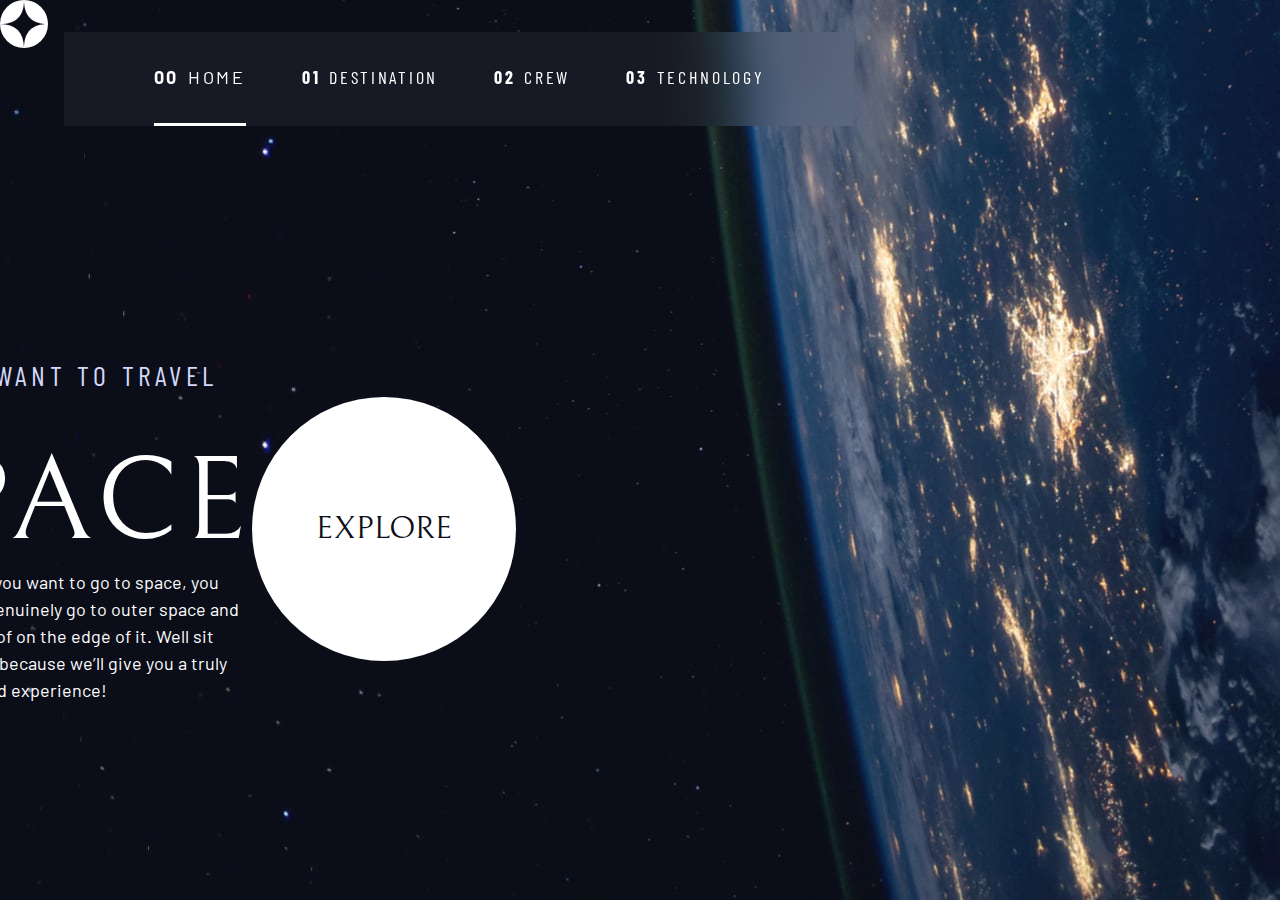
<file: index.html>
<!DOCTYPE html>
<html lang="en">
<head>
  <meta charset="UTF-8">
  <meta name="viewport" content="width=device-width, initial-scale=1.0">

  <link rel="icon" type="image/png" sizes="32x32" href="./assets/favicon-32x32.png">
  <!-- Google Fonts -->
  <link rel="preconnect" href="https://fonts.googleapis.com">
  <link rel="preconnect" href="https://fonts.gstatic.com" crossorigin>
  <link href="https://fonts.googleapis.com/css2?family=Barlow+Condensed:wght@400;700&family=Bellefair&family=Barlow:wght@400;700&display=swap"
            rel="stylesheet">
  <link rel="stylesheet" href="index.css">
  <title>Space tourism website</title>
  <!-- <script src="index.js" defer></script> -->
</head>
<body class="home">
    <a class="skip-to-content sr-only " href="#main">Skip to main content</a>
    <header class="primary-head flex">
          <div class="logo">
              <img src="./assets/shared/logo.svg" alt="Space tourism logo">
          </div>
          <div>
            <button class="mobile-nav-toggle" aria-controls="primary-navigation"><span class="sr-only" aria-expanded="false">Menu</span></button>
            <nav>
                <ul id="primary-navigation" data-visible="false" class="primary-navigation underline-indicators flex">
                  <li class="active"><a class="uppercase text-white letter-spacing-2" 
                    href="index.html"><span aria-hidden="true">00</span>Home</a>
                    <li><a class="ff-sans-cond uppercase text-white letter-spacing-2" 
                      href="destination.html"><span aria-hidden="true">01</span>Destination</a>
                    <li><a class="ff-sans-cond uppercase text-white letter-spacing-2" 
                      href="crew.html"><span aria-hidden="true"> 02</span>Crew</a>
                    <li><a class="ff-sans-cond uppercase text-white letter-spacing-2" 6
                      href="technology.html"><span aria-hidden="true"> 03</span>Technology</a>
                </ul>
            </nav>
        </div>
    </header>
    <main id="main" class="grid-container grid-contain--home">
      <div>
        <h1 class="text-accent fs-500 ff-sans-cond uppercase letter-spacing-1">So, you want to travel to
        <span class="d-block fs-900 ff-serif text-white">Space</span></h1>
        
        <p>Let’s face it; if you want to go to space, you might as well genuinely go to 
        outer space and not hover kind of on the edge of it. Well sit back, and relax 
        because we’ll give you a truly out of this world experience! </p>
      </div>
      <div>
        <a href="destination.html" class="large-button uppercase ff-serif text-dark bg-white">Explore</a>
      </div>
    </main>
</div>
  
  <script src="index.js"></script>
    </body>
</html>
</file>
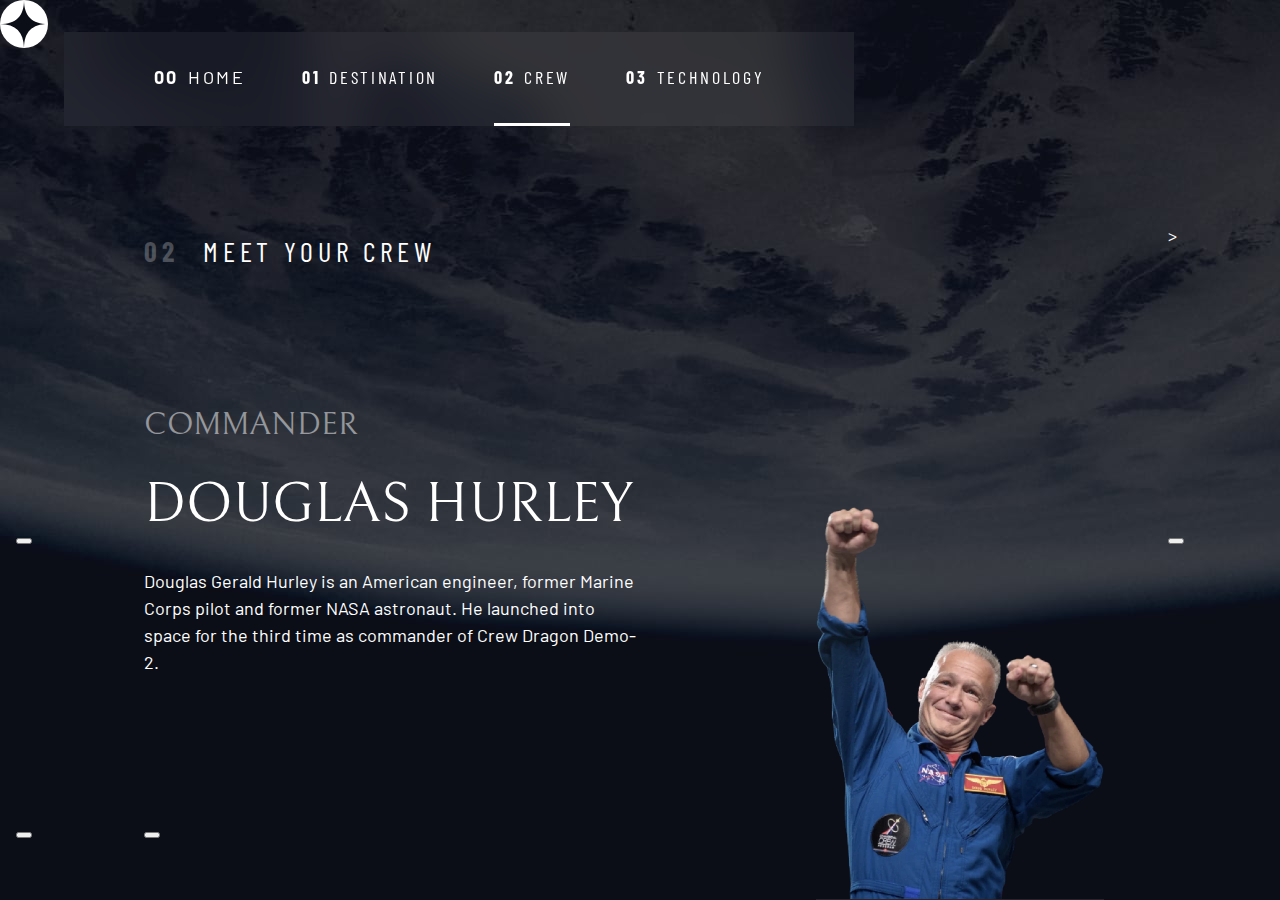
<file: crew-commander.html>
<!DOCTYPE html>
<html lang="en">
<head>
  <meta charset="UTF-8">
  <meta name="viewport" content="width=device-width, initial-scale=1.0">

  <link rel="icon" type="image/png" sizes="32x32" href="./assets/favicon-32x32.png">
  <!-- Google Fonts -->
  <link rel="preconnect" href="https://fonts.googleapis.com">
  <link rel="preconnect" href="https://fonts.gstatic.com" crossorigin>
  <link href="https://fonts.googleapis.com/css2?family=Barlow+Condensed:wght@400;700&family=Bellefair&family=Barlow:wght@400;700&display=swap"
            rel="stylesheet">
  <link rel="stylesheet" href="index.css">
  <title>Space tourism website</title>
  <script src="index.js" defer></script> 
  <script src="tabs.js" defer></script> 
</head>
<body class="crew">
    <a class="skip-to-content sr-only " href="#main">Skip to main content</a>
    <header class="primary-head flex">
          <div class="logo">
              <img src="./assets/shared/logo.svg" alt="Space tourism logo">
          </div>
          <div>
            <button class="mobile-nav-toggle" aria-controls="primary-navigation"><span class="sr-only" aria-expanded="false">Menu</span></button>
            <nav>
                <ul id="primary-navigation" data-visible="false" class="primary-navigation underline-indicators flex">
                  <li ><a class="uppercase text-white letter-spacing-2" 
                    href="index.html"><span aria-hidden="true">00</span>Home</a>
                    <li><a class="ff-sans-cond uppercase text-white letter-spacing-2" 
                      href="destination.html"><span aria-hidden="true">01</span>Destination</a>
                    <li class="active"><a class="ff-sans-cond uppercase text-white letter-spacing-2" 
                      href="crew.html"><span aria-hidden="true"> 02</span>Crew</a>
                    <li><a class="ff-sans-cond uppercase text-white letter-spacing-2" 6
                      href="technology.html"><span aria-hidden="true"> 03</span>Technology</a>
                </ul>
            </nav>
        </div>
    </header>

    <main id="main" class="grid-container grid-container--crew flow">
      <h1 class="numbered-title"><span aria-hidden="true">02</span> Meet your crew</h1>

      <div class="dot-indicators flex" role="tablist" aria-label="crew member list"></div>>
      <button aria-selected="true" aria-controls="commander-tab" role="tab" data-image="commander-image" tabindex="0"><span class="sr-only">The commander</span></button>
      <button aria-selected="false" aria-controls="mission-tab" role="tab" data-image="mission-image" tabindex="-1"><span class="sr-only">The mission specialist</span></button>
      <button aria-selected="false" aria-controls="pilot-tab" role="tab" data-image="pilot-image" tabindex="-1"><span class="sr-only">The pilot</span></button>
      <button aria-selected="false" aria-controls="crew-tab" role="tab" data-image="crew-image" tabindex="-1"><span class="sr-only">The crew engineer</span></button>
    </div>

    <!-- commander -->
    <article class="crew-details flow" id="commander-tab" role="tabpanel" tabindex="0">
      <header class="flow flow--space-small">
        <h2 class="fs-600 ff-serif uppercase">Commander</h2>
        <p class="fs-700 uppercase ff-serif">Douglas Hurley</p>
      </header>
      <p>Douglas Gerald Hurley is an American engineer, former Marine Corps pilot 
      and former NASA astronaut. He launched into space for the third time as 
      commander of Crew Dragon Demo-2.</p>
    </article> 
    
    <!-- mission specialist -->
    <article hidden class="crew-details flow" id="mission-tab" role="tabpanel" tabindex="0">
      <header class="flow flow--space-small">
        <h2 class="fs-600 ff-serif uppercase">Mission Specialist</h2>
        <p class="fs-700 uppercase ff-serif">Mark SHuttleworth</p>
      </header>
      <p>Mark Richard Shuttleworth is the founder and CEO of Canonical, the company behind
        the Linux-based Ubuntu operating system. Shuttleworth became the first South
        African to travel to space as a space tourist.</p>
    </article> 
    
    <!-- pilot -->
    <article hidden class="crew-details flow" id="pilot-tab" role="tabpanel" tabindex="0">
      <header class="flow flow--space-small">
        <h2 class="fs-600 ff-serif uppercase">Pilot</h2>
        <p class="fs-700 uppercase ff-serif">Victor Glover</p>
      </header>
      <p>Pilot on the first operational flight of the SpaceX Crew Dragon to the
        International Space Station. Glover is a commander in the U.S. Navy where
        he pilots an F/A-18.He was a crew member of Expedition 64, and served as a
        station systems flight engineer.</p>
    </article> 
    
    <!-- engineer -->
    <article hidden class="crew-details flow" id="crew-tab" role="tabpanel" tabindex="0">
      <header class="flow flow--space-small">
        <h2 class="fs-600 ff-serif uppercase">Flight Engineer</h2>
        <p class="fs-700 uppercase ff-serif">Anousheh Ansari</p>
      </header>
      <p>Anousheh Ansari is an Iranian American engineer and co-founder of Prodea Systems.
        Ansari was the fourth self-funded space tourist, the first self-funded woman to
        fly to the ISS, and the first Iranian in space.</p>
    </article> 
    
    
    <picture id="commander-image">
      <source srcset="assets/crew/image-douglas-hurley.webp" type="image/webp">
      <img src="assets/crew/image-douglas-hurley.png" alt="Douglas Hurley">
    </picture>
    <picture hidden id="mission-image">
      <source srcset="assets/crew/image-mark-shuttleworth.webp" type="image/webp">
      <img src="assets/crew/image-mark-shuttleworth.png" alt="Douglas Hurley">
    </picture>
    <picture hidden id="pilot-image">
      <source srcset="assets/crew/image-victor-glover.webp" type="image/webp">
      <img src="assets/crew/image-victor-glover.png" alt="Douglas Hurley">
    </picture>
    <picture hidden id="crew-image">
      <source srcset="assets/crew/image-anousheh-ansari.webp" type="image/webp">
      <img src="assets/crew/image-anousheh-ansari.png" alt="Douglas Hurley">
    </picture>
</body>
</html>
</file>
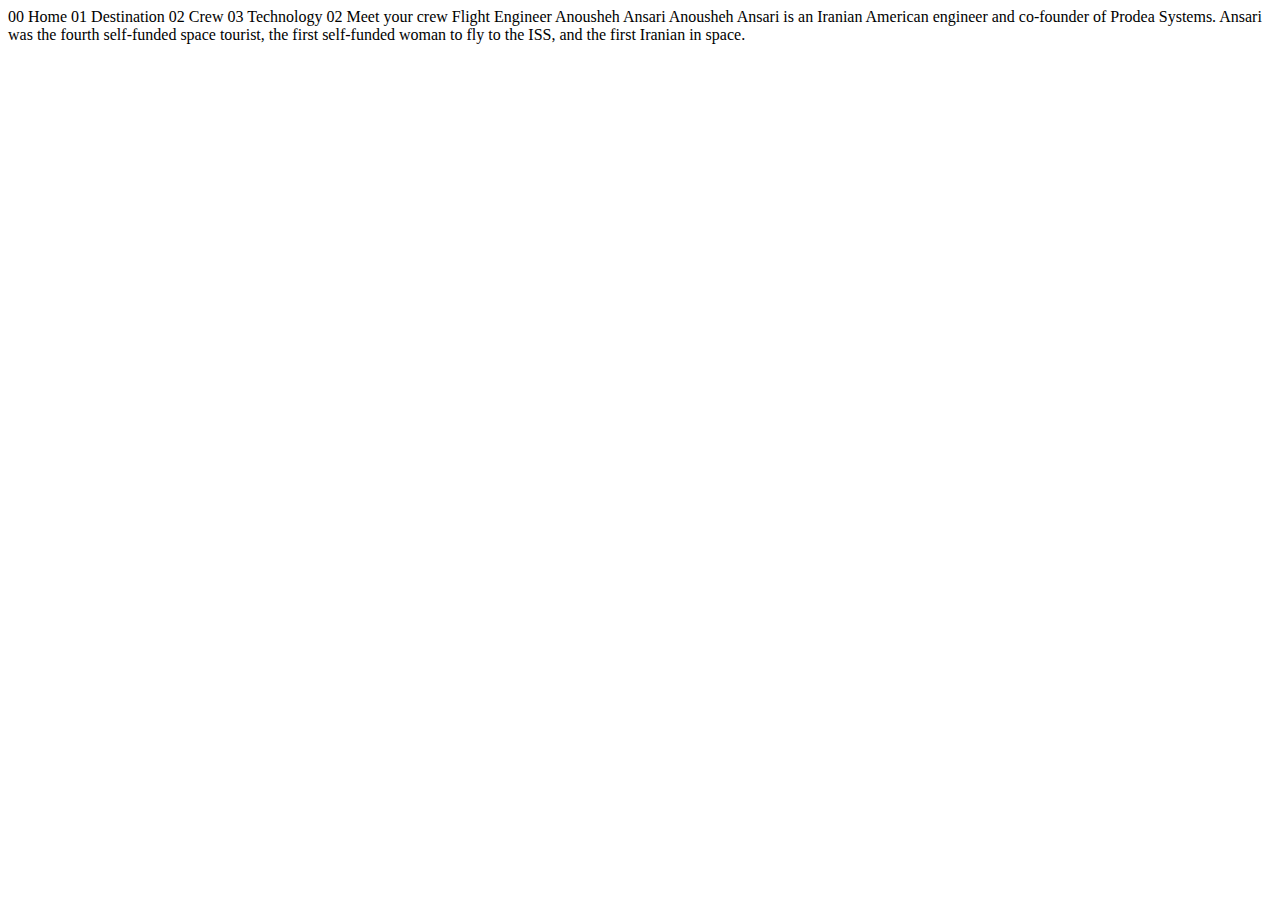
<file: crew-engineer.html>
<!DOCTYPE html>
<html lang="en">
<head>
  <meta charset="UTF-8">
  <meta name="viewport" content="width=device-width, initial-scale=1.0">

  <link rel="icon" type="image/png" sizes="32x32" href="./assets/favicon-32x32.png">
  
  <title>Frontend Mentor | Space tourism website</title>
</head>
<body>

  00 Home
  01 Destination
  02 Crew
  03 Technology

  02 Meet your crew

  Flight Engineer
  Anousheh Ansari

  Anousheh Ansari is an Iranian American engineer and co-founder of Prodea Systems. 
  Ansari was the fourth self-funded space tourist, the first self-funded woman to 
  fly to the ISS, and the first Iranian in space. 
</body>
</html>
</file>
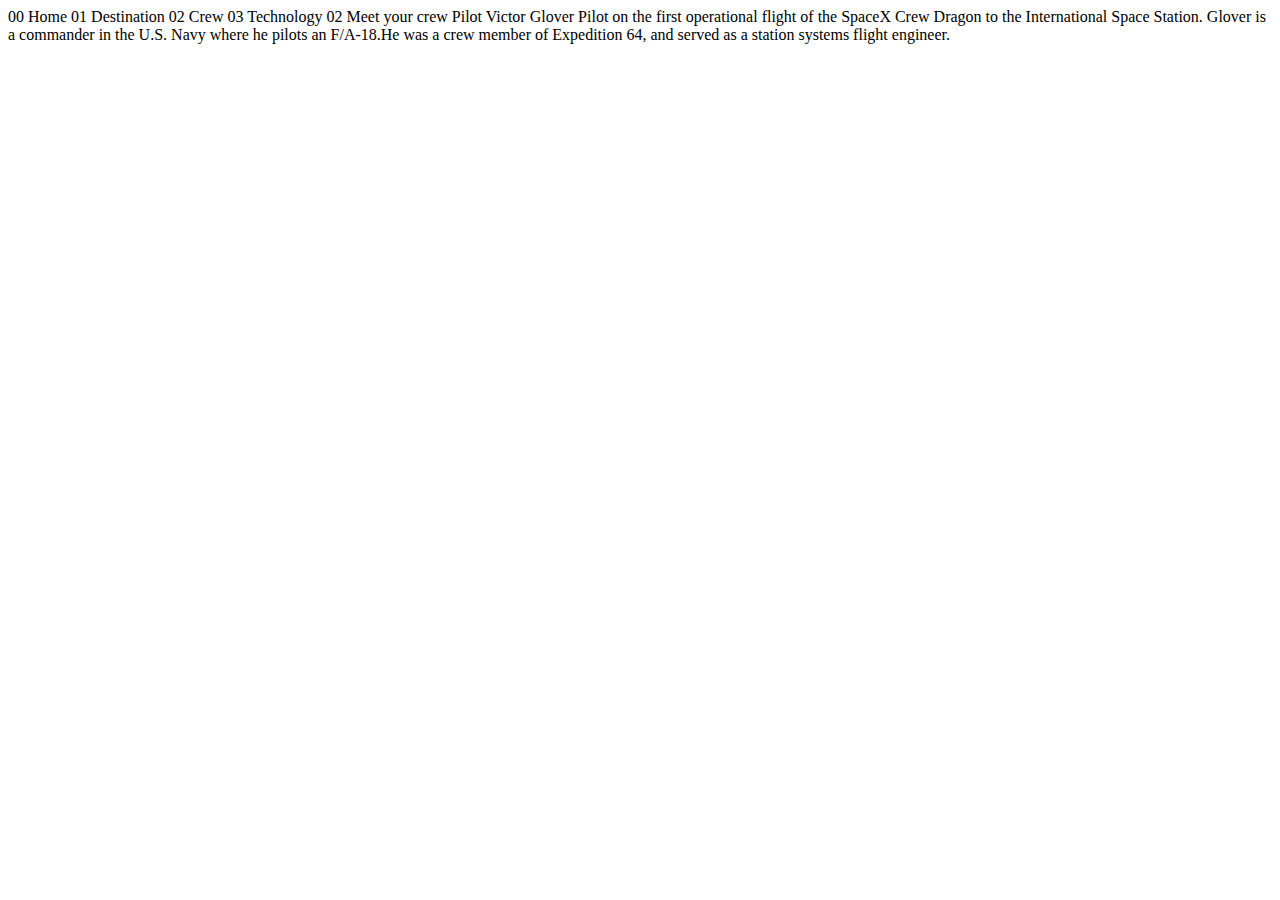
<file: crew-pilot.html>
<!DOCTYPE html>
<html lang="en">
<head>
  <meta charset="UTF-8">
  <meta name="viewport" content="width=device-width, initial-scale=1.0">

  <link rel="icon" type="image/png" sizes="32x32" href="./assets/favicon-32x32.png">
  
  <title>Frontend Mentor | Space tourism website</title>
</head>
<body>

  00 Home
  01 Destination
  02 Crew
  03 Technology

  02 Meet your crew

  Pilot
  Victor Glover

  Pilot on the first operational flight of the SpaceX Crew Dragon to the 
  International Space Station. Glover is a commander in the U.S. Navy where 
  he pilots an F/A-18.He was a crew member of Expedition 64, and served as a 
  station systems flight engineer. 
</body>
</html>
</file>
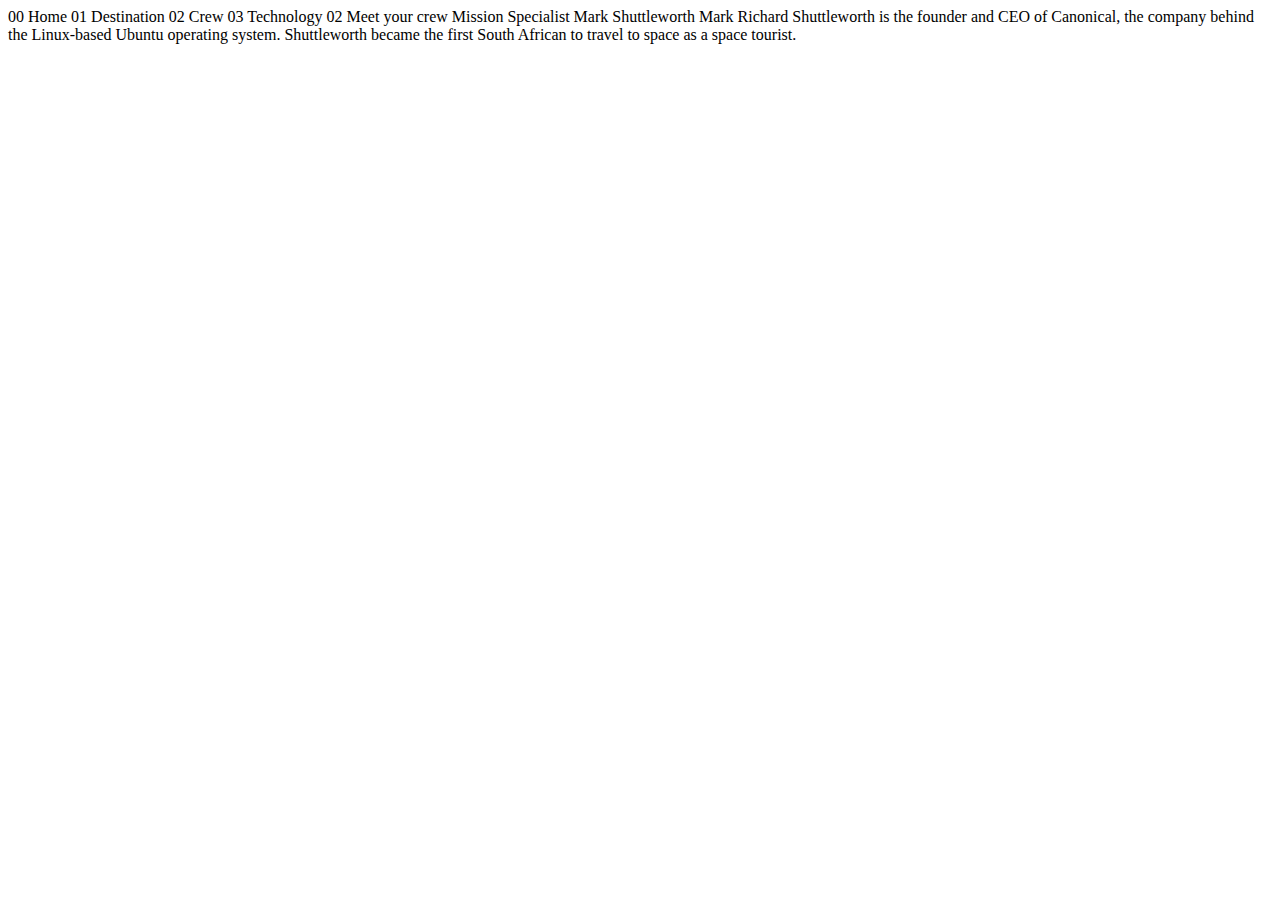
<file: crew-specialist.html>
<!DOCTYPE html>
<html lang="en">
<head>
  <meta charset="UTF-8">
  <meta name="viewport" content="width=device-width, initial-scale=1.0">

  <link rel="icon" type="image/png" sizes="32x32" href="./assets/favicon-32x32.png">
  
  <title>Frontend Mentor | Space tourism website</title>
</head>
<body>

  00 Home
  01 Destination
  02 Crew
  03 Technology

  02 Meet your crew

  Mission Specialist
  Mark Shuttleworth

  Mark Richard Shuttleworth is the founder and CEO of Canonical, the company behind 
  the Linux-based Ubuntu operating system. Shuttleworth became the first South 
  African to travel to space as a space tourist.
</body>
</html>
</file>
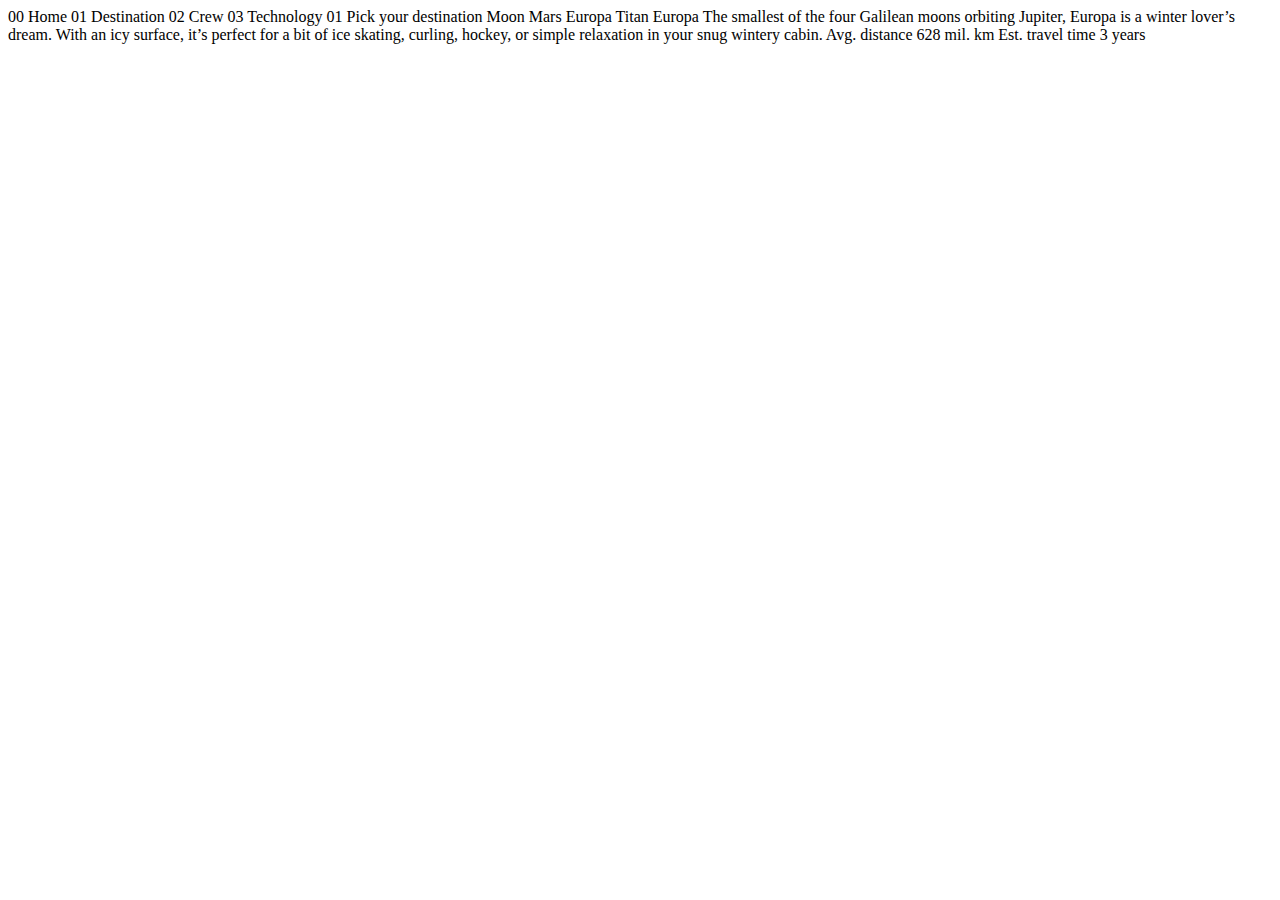
<file: destination-europa.html>
<!DOCTYPE html>
<html lang="en">
<head>
  <meta charset="UTF-8">
  <meta name="viewport" content="width=device-width, initial-scale=1.0">

  <link rel="icon" type="image/png" sizes="32x32" href="./assets/favicon-32x32.png">
  
  <title>Frontend Mentor | Space tourism website</title>
</head>
<body>

  00 Home
  01 Destination
  02 Crew
  03 Technology

  01 Pick your destination

  Moon
  Mars
  Europa
  Titan

  Europa

  The smallest of the four Galilean moons orbiting Jupiter, Europa is a 
  winter lover’s dream. With an icy surface, it’s perfect for a bit of 
  ice skating, curling, hockey, or simple relaxation in your snug 
  wintery cabin.

  Avg. distance
  628 mil. km

  Est. travel time
  3 years
</body>
</html>
</file>
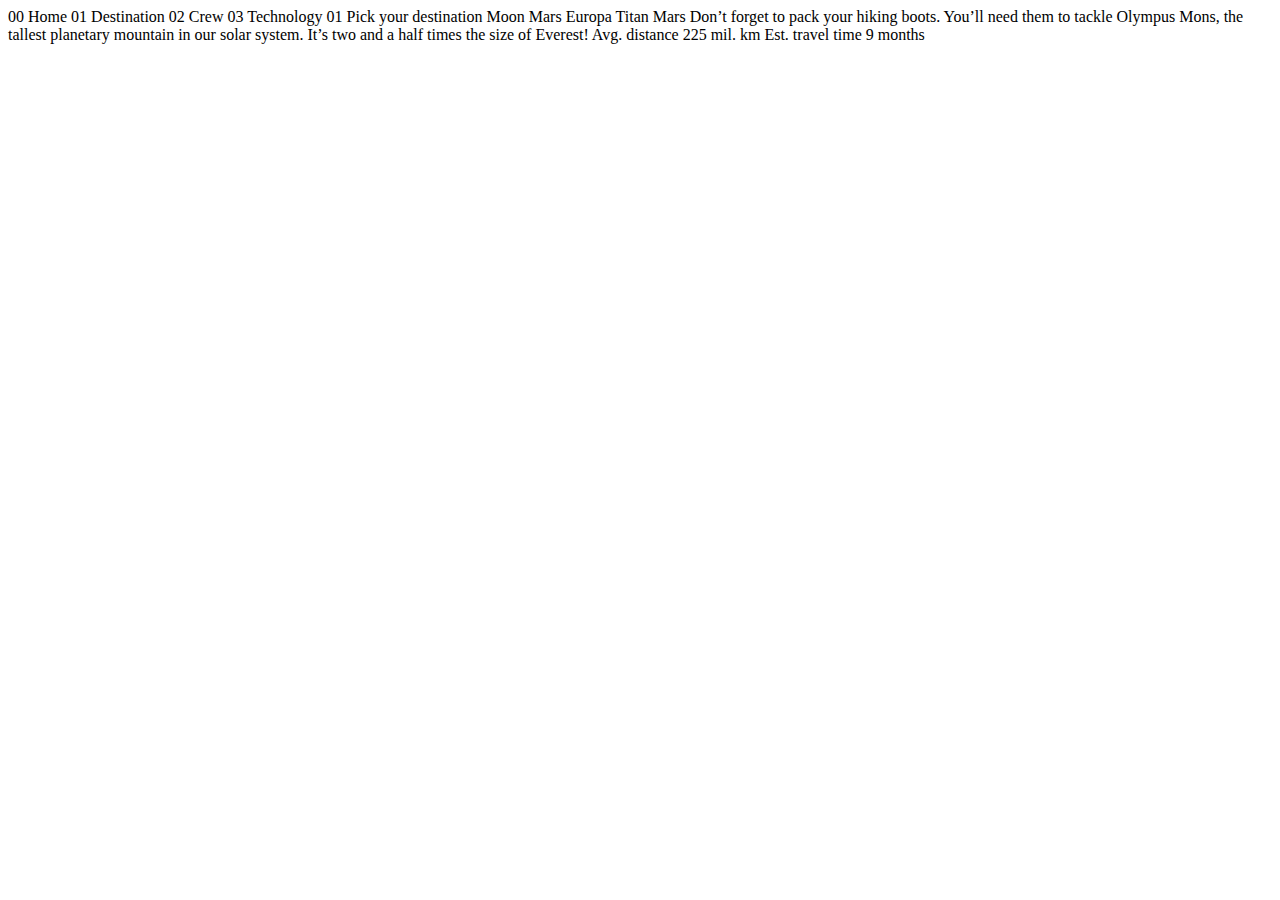
<file: destination-mars.html>
<!DOCTYPE html>
<html lang="en">
<head>
  <meta charset="UTF-8">
  <meta name="viewport" content="width=device-width, initial-scale=1.0">

  <link rel="icon" type="image/png" sizes="32x32" href="./assets/favicon-32x32.png">
  
  <title>Frontend Mentor | Space tourism website</title>
</head>
<body>

  00 Home
  01 Destination
  02 Crew
  03 Technology

  01 Pick your destination

  Moon
  Mars
  Europa
  Titan

  Mars

  Don’t forget to pack your hiking boots. You’ll need them to tackle Olympus Mons, 
  the tallest planetary mountain in our solar system. It’s two and a half times 
  the size of Everest!

  Avg. distance
  225 mil. km

  Est. travel time
  9 months
</body>
</html>
</file>
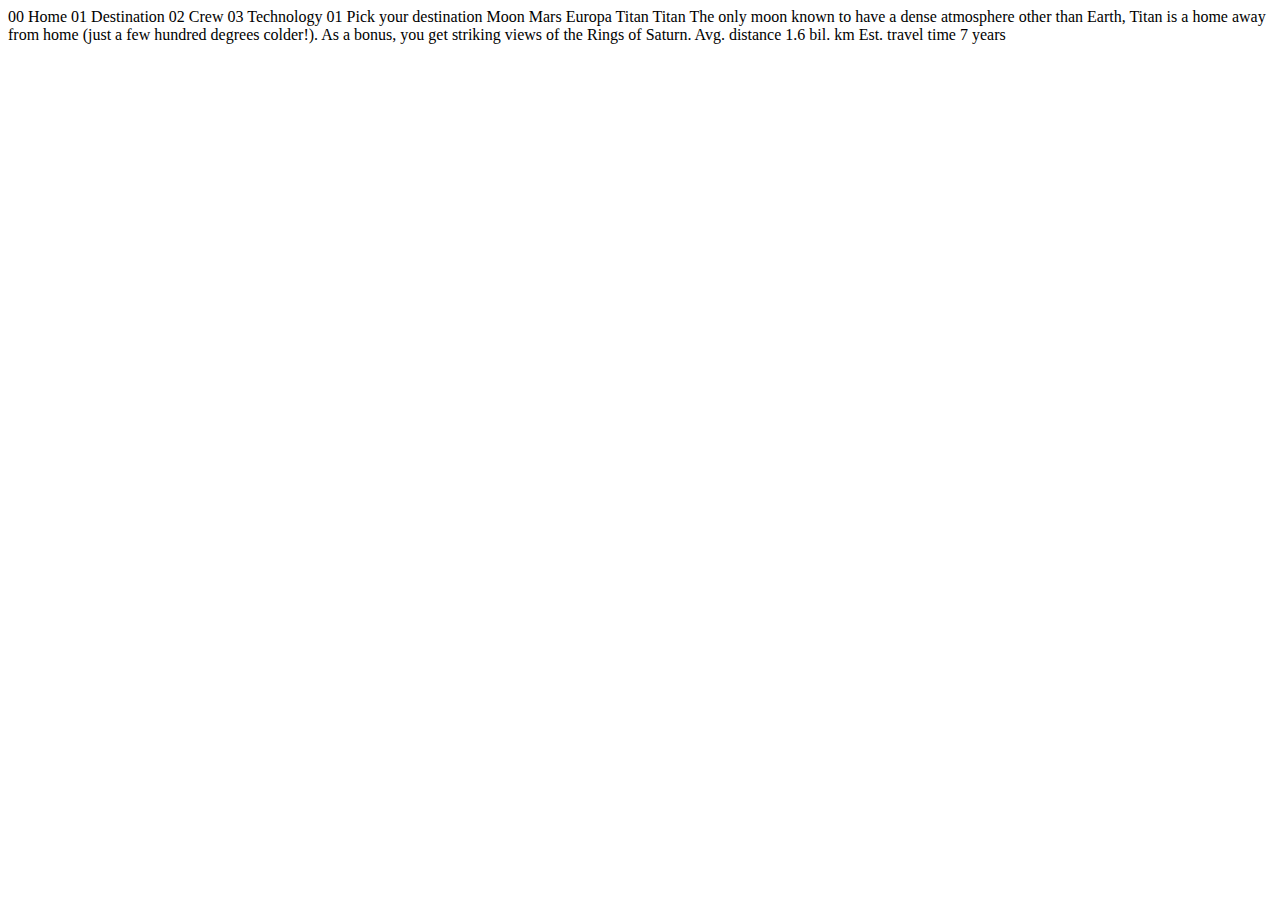
<file: destination-titan.html>
<!DOCTYPE html>
<html lang="en">
<head>
  <meta charset="UTF-8">
  <meta name="viewport" content="width=device-width, initial-scale=1.0">

  <link rel="icon" type="image/png" sizes="32x32" href="./assets/favicon-32x32.png">
  
  <title>Frontend Mentor | Space tourism website</title>
</head>
<body>

  00 Home
  01 Destination
  02 Crew
  03 Technology

  01 Pick your destination

  Moon
  Mars
  Europa
  Titan

  Titan

  The only moon known to have a dense atmosphere other than Earth, Titan 
  is a home away from home (just a few hundred degrees colder!). As a 
  bonus, you get striking views of the Rings of Saturn.

  Avg. distance
  1.6 bil. km

  Est. travel time
  7 years
</body>
</html>
</file>
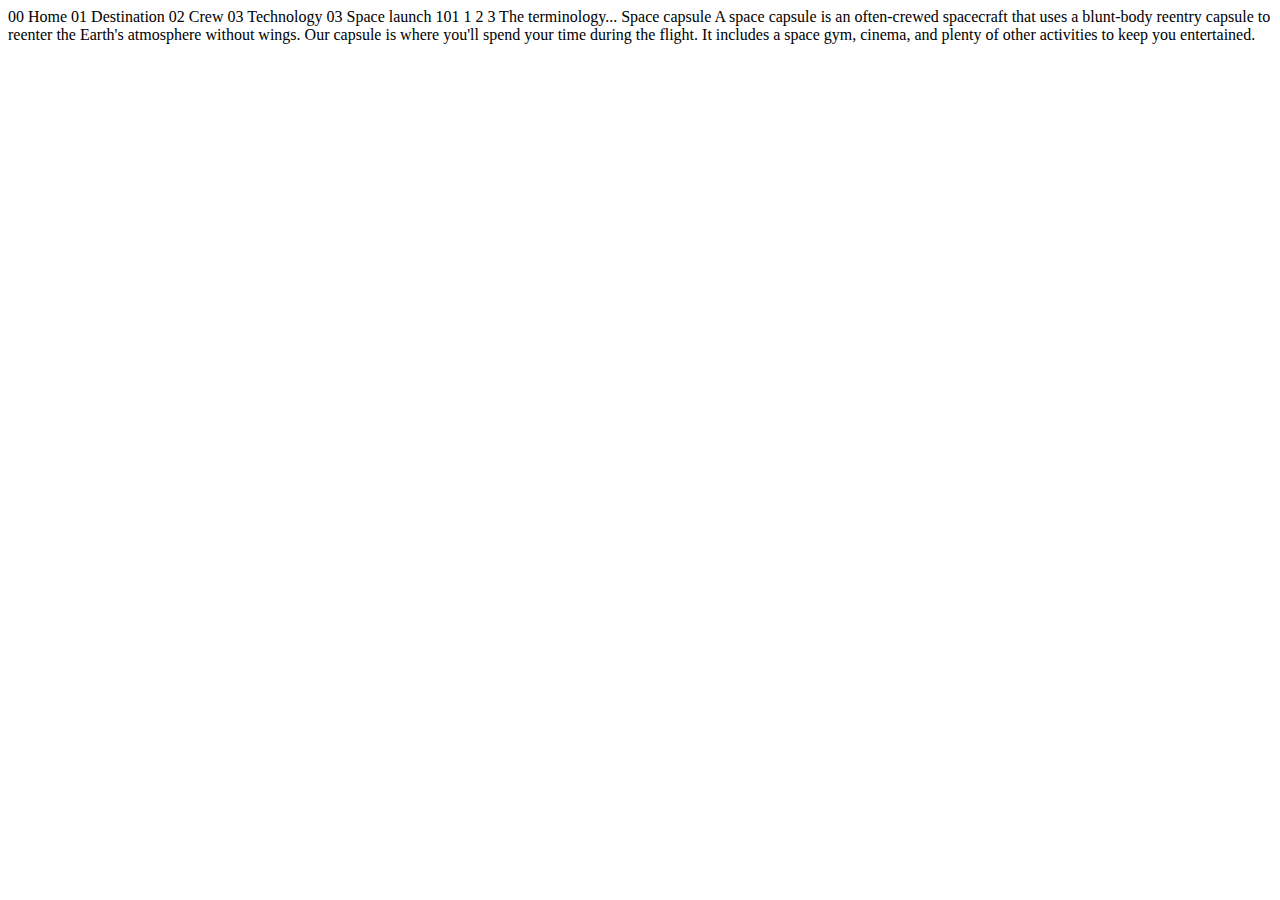
<file: technology-capsule.html>
<!DOCTYPE html>
<html lang="en">
<head>
  <meta charset="UTF-8">
  <meta name="viewport" content="width=device-width, initial-scale=1.0">

  <link rel="icon" type="image/png" sizes="32x32" href="./assets/favicon-32x32.png">
  
  <title>Frontend Mentor | Space tourism website</title>
</head>
<body>

  00 Home
  01 Destination
  02 Crew
  03 Technology

  03 Space launch 101

  1
  2
  3

  The terminology...
  Space capsule

  A space capsule is an often-crewed spacecraft that uses a blunt-body reentry 
  capsule to reenter the Earth's atmosphere without wings. Our capsule is where 
  you'll spend your time during the flight. It includes a space gym, cinema, 
  and plenty of other activities to keep you entertained.
</body>
</html>
</file>
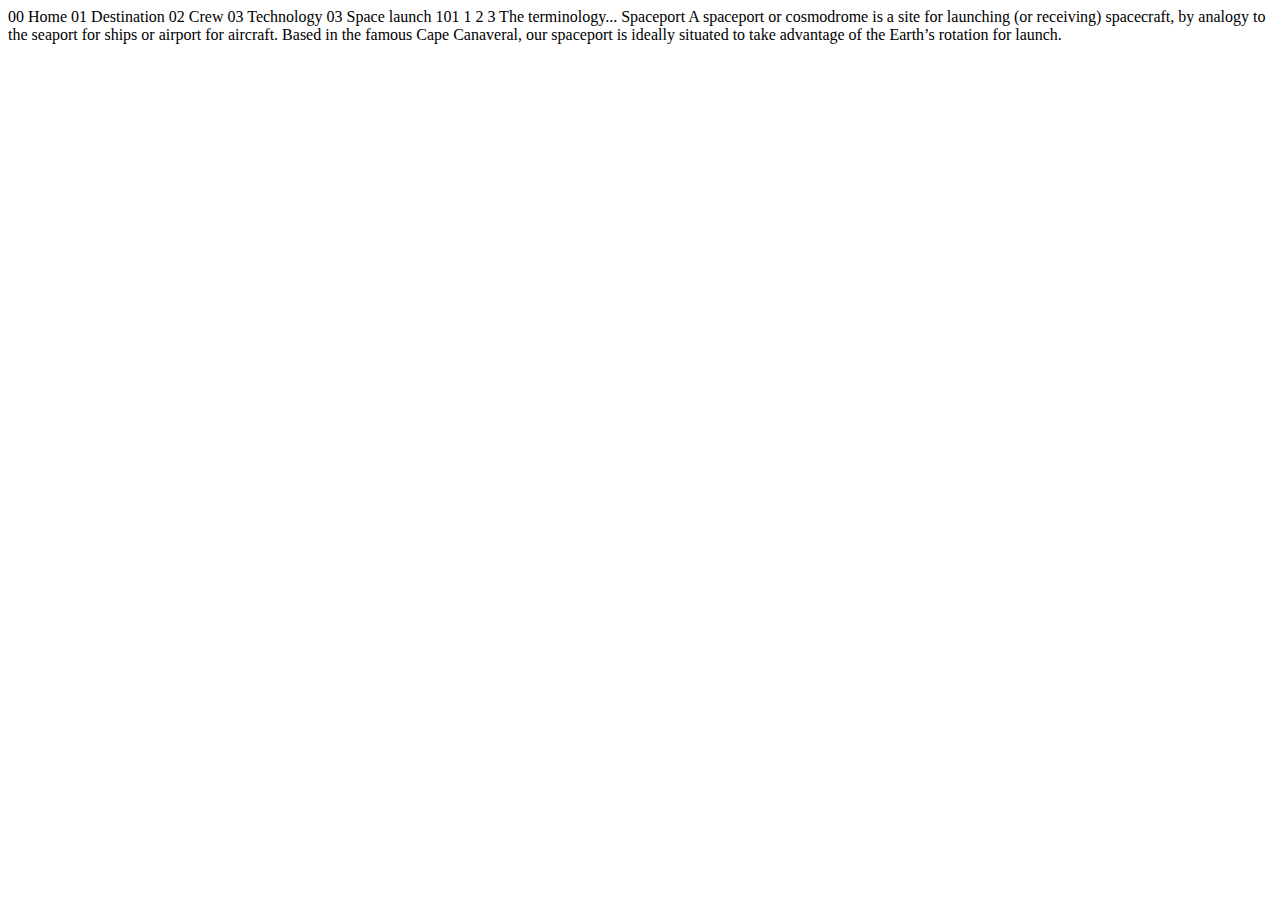
<file: technology-spaceport.html>
<!DOCTYPE html>
<html lang="en">
<head>
  <meta charset="UTF-8">
  <meta name="viewport" content="width=device-width, initial-scale=1.0">

  <link rel="icon" type="image/png" sizes="32x32" href="./assets/favicon-32x32.png">
  
  <title>Frontend Mentor | Space tourism website</title>
</head>
<body>

  00 Home
  01 Destination
  02 Crew
  03 Technology

  03 Space launch 101

  1
  2
  3

  The terminology...
  Spaceport

  A spaceport or cosmodrome is a site for launching (or receiving) spacecraft, 
  by analogy to the seaport for ships or airport for aircraft. Based in the 
  famous Cape Canaveral, our spaceport is ideally situated to take advantage 
  of the Earth’s rotation for launch.
</body>
</html>
</file>
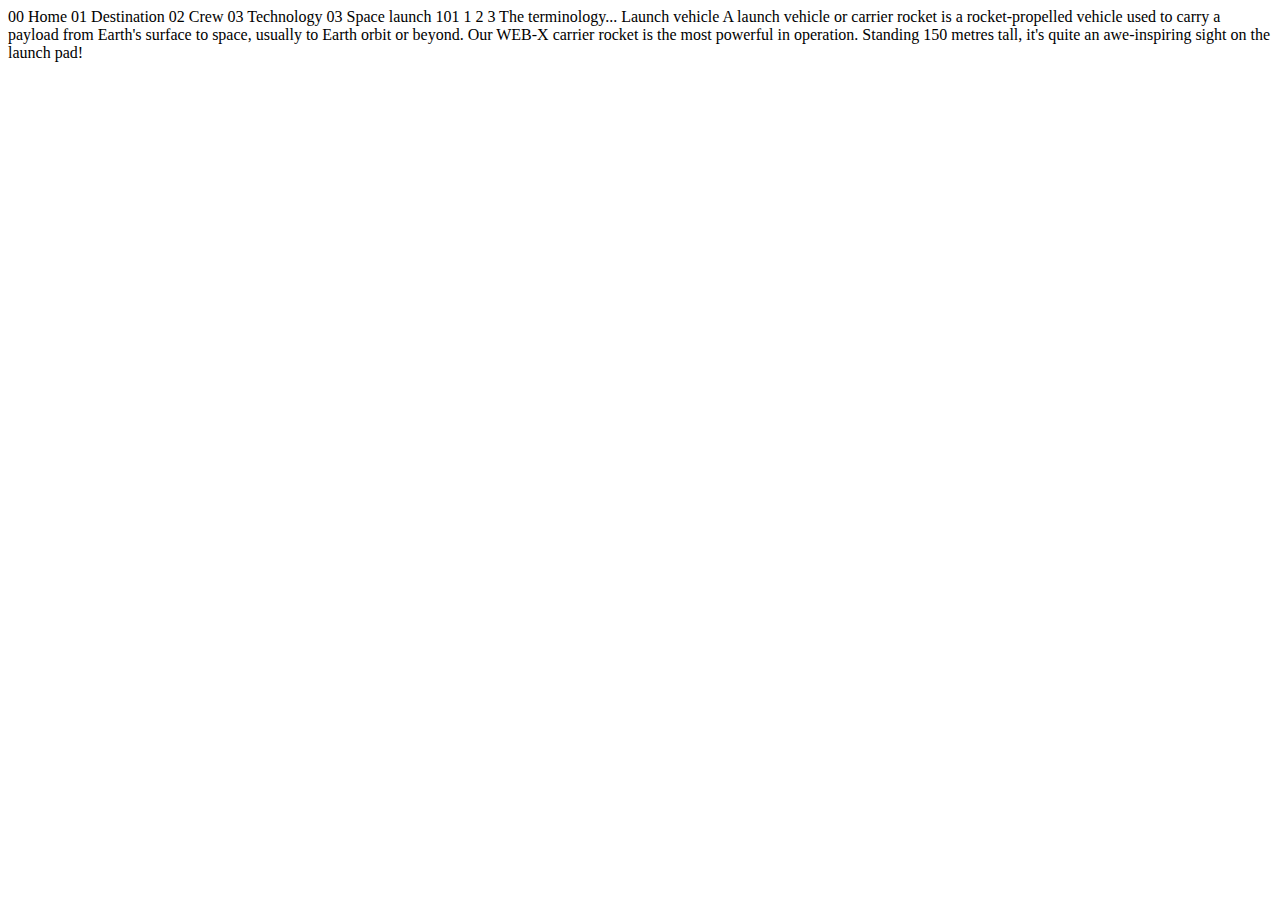
<file: technology-vehicle.html>
<!DOCTYPE html>
<html lang="en">
<head>
  <meta charset="UTF-8">
  <meta name="viewport" content="width=device-width, initial-scale=1.0">

  <link rel="icon" type="image/png" sizes="32x32" href="./assets/favicon-32x32.png">
  
  <title>Frontend Mentor | Space tourism website</title>
</head>
<body>

  00 Home
  01 Destination
  02 Crew
  03 Technology

  03 Space launch 101

  1
  2
  3

  The terminology...
  Launch vehicle

  A launch vehicle or carrier rocket is a rocket-propelled vehicle used to carry a 
  payload from Earth's surface to space, usually to Earth orbit or beyond. Our 
  WEB-X carrier rocket is the most powerful in operation. Standing 150 metres tall, 
  it's quite an awe-inspiring sight on the launch pad!
</body>
</html>
</file>
<file: index.css>
/* ------------------- */
/* Custom properties   */
/* ------------------- */

:root {
    /* colors */
    --clr-dark: 230 35% 7%;
    --clr-light: 231 77% 90%;
    --clr-white: 0 0% 100%;
    
    /* font-sizes */
    --fs-900: clamp(5rem, 8vw + 1rem, 9.375rem);
    --fs-800: 3.5rem;
    --fs-700: 1.5rem;
    --fs-600: 1rem;
    --fs-500: 1rem;
    --fs-400: 0.9375rem;
    --fs-300: 1rem;
    --fs-200: 0.875rem;
    
    /* font-families */
    --ff-serif: "Bellefair", serif;
    --ff-sans-cond: "Barlow Condensed", sans-serif;
    --ff-sans-normal: "Barlow", sans-serif;
}

@media (min-width: 35em) {
    :root {
        --fs-800: 5rem;
        --fs-700: 2.5rem;
        --fs-600: 1.5rem;
        --fs-500: 1.25rem;
        --fs-400: 1rem;
    }
}

@media (min-width: 45em) {
    :root {
        /* font-sizes */
        --fs-800: 6.25rem;
        --fs-700: 3.5rem;
        --fs-600: 2rem;
        --fs-500: 1.75rem;
        --fs-400: 1.125rem;
    }
}


/* ------------------- */
/* Reset               */
/* ------------------- */

/* https://piccalil.li/blog/a-modern-css-reset/ */

/* Box sizing */
*,
*::before,
*::after {
    box-sizing: border-box;
}

/* Reset margins */
body,
h1,
h2,
h3,
h4,
h5,
p,
figure,
picture {
    margin: 0; 
}

h1,
h2,
h3,
h4,
h5,
h6,
p {
    font-weight: 400;
}

/* set up the body */
body {
    font-family: var(--ff-sans-normal);
    font-size: var(--fs-400);
    color: hsl( var(--clr-white) );
    background-color: hsl( var(--clr-dark) );
    line-height: 1.5;
    min-height: 100vh;
    
    display: grid;
    grid-template-rows: min-content 1fr;
    
    overflow-x: hidden;
}

/* make images easier to work with */
img,
picutre {
    max-width: 100%;
    display: block;
}

/* make form elements easier to work with */
input,
button,
textarea,
select {
    font: inherit;
}

/* remove animations for people who've turned them off */
@media (prefers-reduced-motion: reduce) {  
  *,
  *::before,
  *::after {
    animation-duration: 0.01ms !important;
    animation-iteration-count: 1 !important;
    transition-duration: 0.01ms !important;
    scroll-behavior: auto !important;
  }
}


/* ------------------- */
/* Utility classes     */
/* ------------------- */

/* general */

.flex {
    display: flex;
    gap: var(--gap, 1rem);
}

.grid {
    display: grid;
    gap: var(--gap, 1rem);
}

.d-block {
    display: block;
}

.flow > *:where(:not(:first-child)) {
    margin-top: var(--flow-space, 1rem);
}

.container {
    padding-inline: 2em;
    margin-inline: auto;
    max-width: 80rem;
}


/* screenreader software section */
.sr-only {
  position: absolute; 
  width: 1px;
  height: 1px;
  padding: 0;
  margin: -1px; 
  overflow: hidden;
  clip: rect(0, 0, 0, 0);
  white-space: nowrap; /* added line */
  border: 0;
}

.skip-to-content:focus { /* hide ada funtions */
    position: relative;
    width: max-content;
    height: auto;
    clip: 0;
    background: white;
    color: black;
}

/* colors */

.bg-dark { background-color: hsl( var(--clr-dark) );}
.bg-accent { background-color: hsl( var(--clr-light) );}
.bg-white { background-color: hsl( var(--clr-white) );}

.text-dark { color: hsl( var(--clr-dark) );}
.text-accent { color: hsl( var(--clr-light) );}
.text-white { color: hsl( var(--clr-white) );}

/* typography */

.ff-serif { font-family: var(--ff-serif); } 
.ff-sans-cond { font-family: var(--ff-sans-cond); } 
.ff-sans-normal { font-family: var(--ff-sans-normal); } 

.letter-spacing-1 { letter-spacing: 4.75px; } 
.letter-spacing-2 { letter-spacing: 2.7px; } 
.letter-spacing-3 { letter-spacing: 2.35px; } 

.uppercase { text-transform: uppercase; }

.fs-900 { font-size: var(--fs-900); }
.fs-800 { font-size: var(--fs-800); }
.fs-700 { font-size: var(--fs-700); }
.fs-600 { font-size: var(--fs-600); }
.fs-500 { font-size: var(--fs-500); }
.fs-400 { font-size: var(--fs-400); }
.fs-300 { font-size: var(--fs-300); }
.fs-200 { font-size: var(--fs-200); }

.fs-900,
.fs-800,
.fs-700,
.fs-600 {
    line-height: 1.1;
}

.numbered-title {
    font-family: var(--ff-sans-cond);
    font-size: var(--fs-500);
    text-transform: uppercase;
    letter-spacing: 4.72px; 
}

.numbered-title span {
    margin-right: .5em;
    font-weight: 700;
    color: hsl( var(--clr-white) / .25);
}


/* ------------------- */
/* Compontents         */
/* ------------------- */

.large-button {
    font-size: 2rem;
    position: relative;
    z-index: 1;
    display: inline-grid;
    place-items: center;      /* short hand for justify itemm & align items  */
    padding: 0 2em;
    border-radius: 50%;
    aspect-ratio: 1;
    text-decoration: none;
}

.large-button::after {
    content: '';
    position: absolute;
    z-index: -1;
    width: 100%;
    height: 100%;
    background: hsl( var(--clr-white) / .1);
    border-radius: 50%;
    opacity: 0;
    transition: opacity 500ms linear, transform 750ms ease-in-out;
}
 
.large-button:hover::after,
.large-button:focus::after {
    opacity: 1;
    transform: scale(1.5);
}

/* underline indicators */

/* primar-header */

.logo {
    margin: 2 rem clamp(1.5rem, 5vw, 3.5rem)
}

.primary-header {
    justify-content: space-between;
    align-items:center;
}

.primary-navigation {
    --gap: clamp(1.5rem, 5vw, 3.5rem); 
    --underline-gap: 2rem;
    list-style: none;
    padding: 0;
    margin: 0;
    background: hsl( var(--clr-white) / 0.05);
    backdrop-filter: blur(1.5rem);       /* bluer effects */
}

.primary-navigation a {
    text-decoration: none;
}

.primary-navigation a > span {
    font-weight: 700;
    margin-right: .5em;
}

.mobile-nav-toggle {
    display: none;
}

@media (max-width: 35rem) {
    .primary-navigation {
        --underline-gap: .5rem;
        position: fixed;
        z-index: 1000;
        inset: 0 0 0 30%;    /* top bottom right property selector */
        list-style: none;
        padding: min(20rem, 15vh) 2rem;
        margin: 0;
        flex-direction: column;
        transform: translateX(100%);
        transition: transform 500ms ease-in-out;
    }
    
    .primary-navigation[data-visible="true"] {
        transform: translateX(0);
    }
    
    .mobile-nav-toggle {
        display: block;
        position: absolute;
        z-index: 2000;
        right: 1rem;
        top: 2rem;
        background: transparent;
        background-image: url(./assets/shared/icon-hamburger.svg);
        background-repeat: no-repeat;
        background-position: center;
        width: 1.5rem;
        aspect-ratio: 1;
        border: 0;
    }
    
    .mobile-nav-toggle[aria-expanded="true"] {
        background-image: url(./assets/shared/icon-close.svg);
    }

    .mobile-nav-toggle:focus-visible {
        outline-offset: 5px;
    }
}

@media (min-width: 35em){
    .primary-navigation {
        padding-inline: clamp(3rem, 7vw, 7rem);
    }

}

@media (min-width: 35em) and (max-width: 45em) {
    
    .primary-navigation a > span {
        display: none;
    }
}

@media (min-width: 45em) {
    .primary-header::after{
        content: '';
        display: block;
        position: relative;
         height: 1px;
         width: 100%;
         margin-right: -2.5rem;
         background: hsl( var(--clr-white) / .25);
         order: 1;
    }

    nav {
        order: 2;
    }

    .primary-navigation {
         margin-block: 2rem;
    }
}

.underline-indicators > * {
    cursor: pointer;
    padding: var(--underline-gap, .5rem) 0;
    border: 0;
    border-bottom: .2rem solid hsl( var(--clr-white) / 0 );
    background-color: transparent;
}

.underline-indicators > *:focus {
    border-color: hsl( var(--clr-white) / .5);
}

@media (hover: hover) {
    .underline-indicators > *:hover{
        border-color: hsl( var(--clr-white) / .5);
    }
}

@media (min-width: 35rem) {
    .underline-indicators > .active,
    .underline-indicators > [aria-selected="true"] {
        color: hsl( var(--clr-white) / 1);
        border-color: hsl( var(--clr-white) / 1); 
    }
}

.tab-list {
    --gap: 2rem;
}

.dot-indicators > * {
    cursor: pointer;
    border: 0;
    border-radius: 50%;
    padding: .5em;
    background-color: hsl( var(--clr-white) / .25);
}
 
.dot-indicators > *:hover,
.dot-indicators > *:focus { 
    background-color: hsl( var(--clr-white) / .5);
}

.dot-indicators > [aria-selected="true"] {
    background-color: hsl( var(--clr-white) / 1); 
}


/* ----------------------------- */
/* Page specific background      */
/* ----------------------------- */
body {
    background-size: cover;
    background-position: bottom center;
}
/* home */
.home {
    background-image: url(./assets/home/background-home-mobile.jpg);
}

@media (min-width: 35rem) {
    .home {
        background-position: center center;
        background-image: url(./assets/home/background-home-tablet.jpg);
    }
}

@media (min-width: 45rem) {
    .home {
        background-image: url(./assets/home/background-home-desktop.jpg);
    }
} 

/* destination */
.destination {
    background-image: url(./assets/destination/background-destination-mobile.jpg);
}

@media (min-width: 35rem) {
    .destination {
        background-position: center center;
        background-image: url(./assets/destination/background-destination-tablet.jpg);
    }
}

@media (min-width: 45rem) {
    .destination {
        background-image: url(./assets/destination/background-destination-desktop.jpg);
    }
} 

/* crew */
.crew {
    background-image: url(./assets/home/background-crew-mobile.jpg);
}

@media (min-width: 35rem) {
    .crew {
        background-position: center center;
        background-image: url(./assets/crew/background-crew-tablet.jpg);
    }
}

@media (min-width: 45rem) {
    .crew {
        background-image: url(./assets/crew/background-crew-desktop.jpg);
    }
} 

/* ----------------------------- */
/* Layout                        */
/* ----------------------------- */


.grid-container {
    text-align: center;
    display: grid;
    place-items: center;
    padding-inline: 1rem;

}

.grid-container p:not([class]) {
    max-width: 50ch;
}

.numbered-title {
    grid-area: title;
}

/* distin layout */

.grid-container--destination {
    grid-template-areas: 
        'title'
        'image'
        'tabs'
        'content'
}

.grid-container--destination picture {
    grid-area: image;
    max-width: 60%;
   align-self: start; 
}

.grid-container--destination > .tab-list {
    grid-area: tabs;
}

.grid-container--destination > .destination-info {
    grid-area: content;
}

.destination-meta {
    flex-direction: column;
    border-top: 1px solid hsl( var(--clr-white) / .1);
    padding-top: 2.5rem;
    margin-top: 2.5rem;
}

.destination-meta p {
    font-size: 1.75rem;
}

/* crew layout */

.grid-container--crew {
    --flow-space: 2rem;
    grid-template-areas: 
        'title'
        'image'
        'tabs'
        'content';
}

.grid-container--crew > picture {
    grid-area: image;
    max-width: 60%;
    border-bottom: 1px solid hsl( var(--clr-white) / .1);
}

.grid-container--crew > .dot-list {
    grid-area: tabs;
}

.grid-container--crew > .crew-details {
    grid-area: content;
}

.crew-details h2 {
    opacity: .5;
}

@media (min-width: 35em) {
    .numbered-title {
        justify-self: start;
        margin-top: 2rem;
    }

    .destination-meta {
        flex-direction: row;
        justify-content: space-evenly;  /*  new css line */
    }

    .grid-container--crew {
        padding-bottom: 0;
        grid-template-areas: 
            'title'
            'content'
            'tabs'
            'image';
    }


}


@media (min-width: 45em) {
    .grid-container {
        text-align: left;
        column-gap: var(--container-gap, 2rem);
        grid-template-columns: minmax(1rem, 1fr) repeat(2, minmax(0, 30rem)) minmax(1rem, 1fr);
    }
    
    .grid-container--home > *:first-child {
        grid-column: 2;
    }

    .grid-container--home > *:last-child {
        grid-column: 3;
    }
    
    .grid-container--home {
        padding-bottom: max(6rem, 20vh);
        align-items: end;
    }

    .grid-container--destination {
        justify-items: start;
        align-content: start;
        grid-template-areas: 
            '. title title .'
            '. image'
            '. image';
    }

    .grid-container--destination > picture,
    .grid-container--crew > picture {
        max-width: 90%;
    }

    .destination-meta {
        --gap: min(5vw, 6rem);
        justify-content: start;
    }

    .grid-container--crew {
        grid-template-columns: minmax(1rem, 1fr) minmax(0, 40rem) minmax(0, 20rem) minmax(1rem, 1fr);
        justify-items: start;
        grid-template-areas: 
            '. title title .'
            '. content image .'
            '. tabs image .';
    }


    .grid-container--crew > picture {
        align-self: end;
    }
}
</file>
